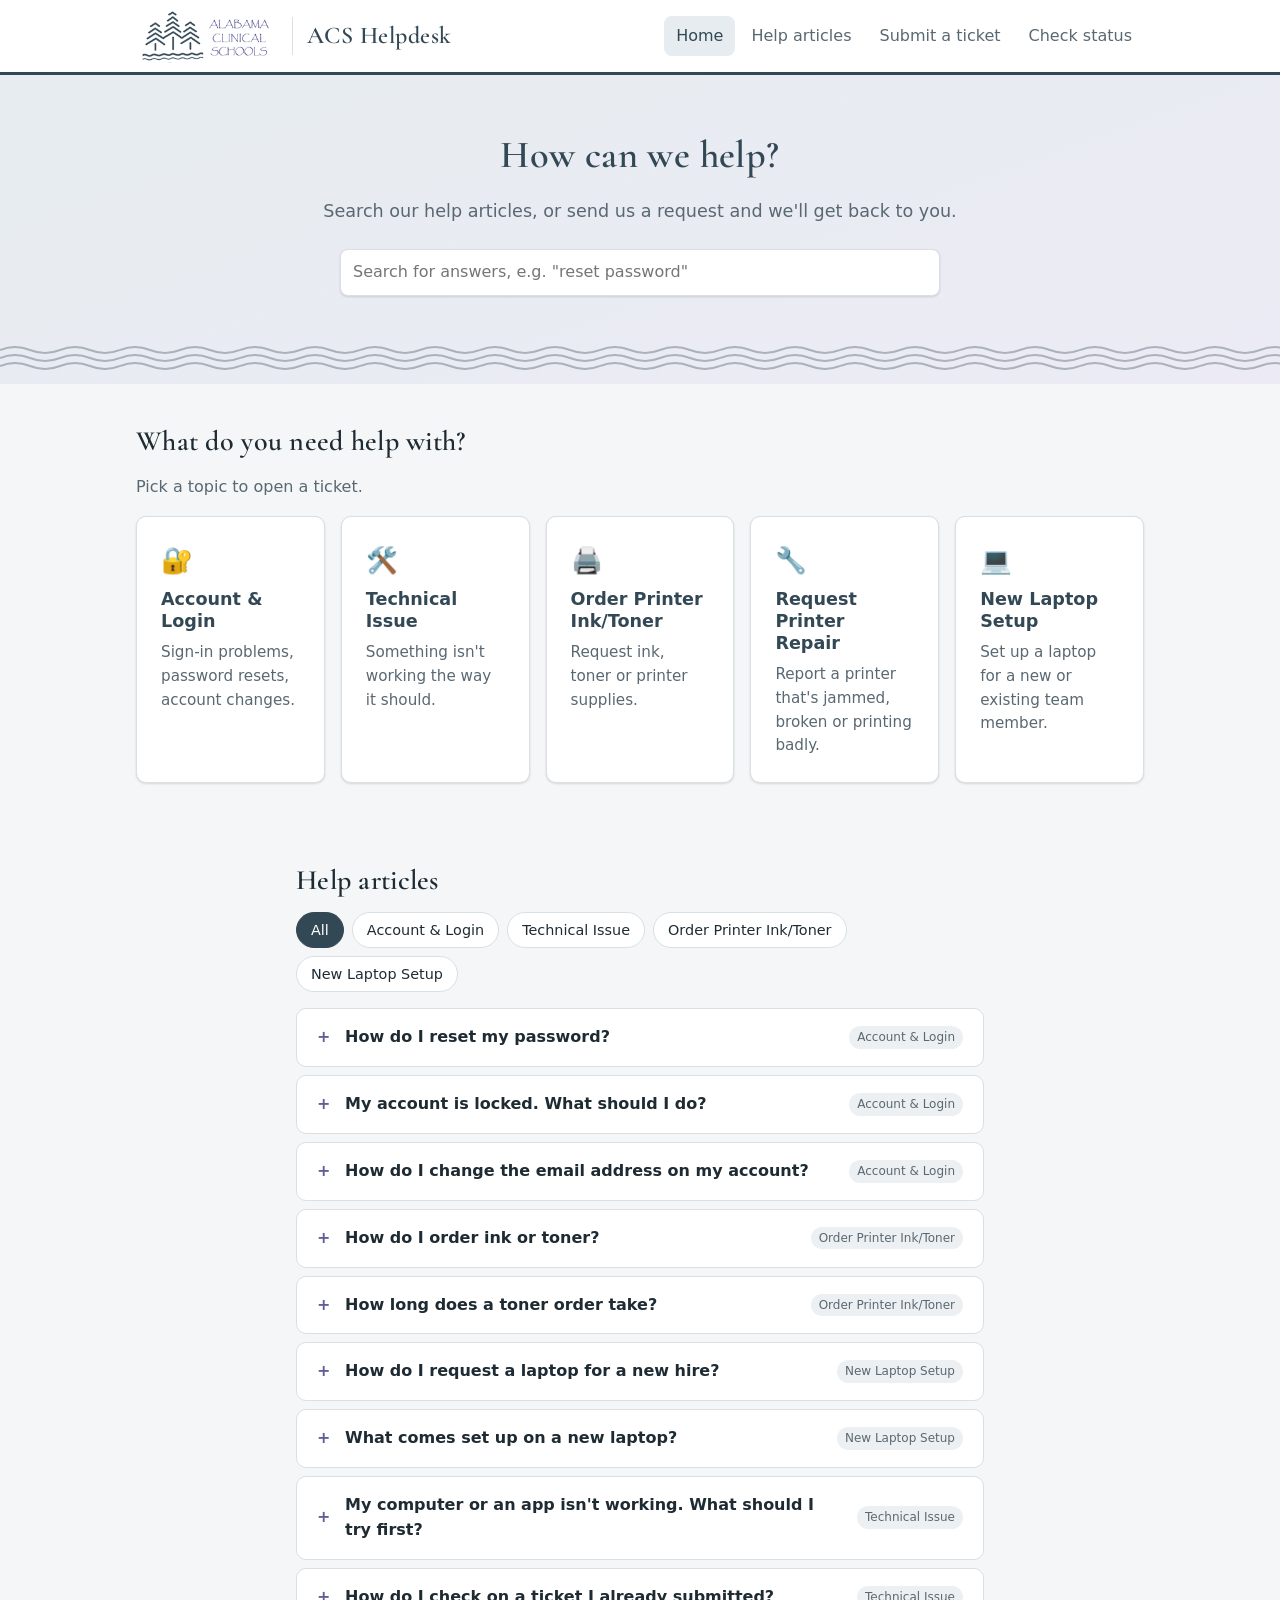
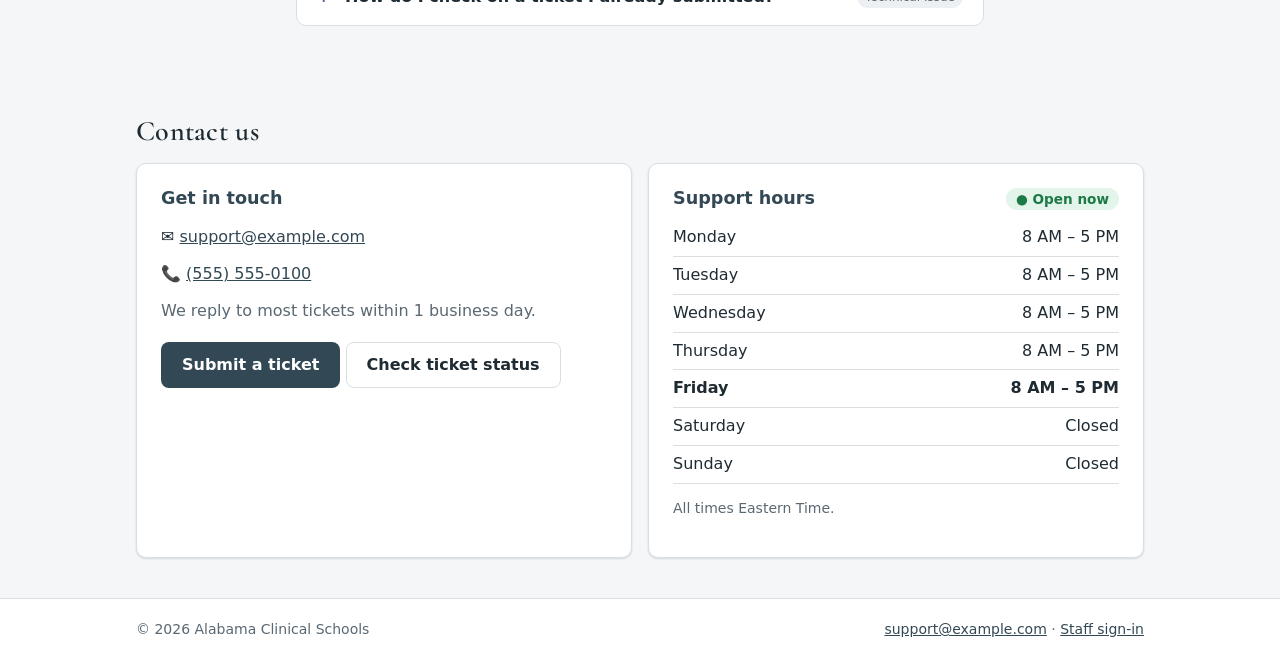
<file: index.html>
<!doctype html>
<html lang="en">
<head>
  <meta charset="utf-8">
  <meta name="viewport" content="width=device-width, initial-scale=1">
  <title></title>
  <link rel="icon" href="assets/favicon.svg?v=5" type="image/svg+xml">
  <link rel="preconnect" href="https://fonts.googleapis.com">
  <link rel="preconnect" href="https://fonts.gstatic.com" crossorigin>
  <link rel="stylesheet" href="https://fonts.googleapis.com/css2?family=Cormorant+Garamond:wght@600;700&display=swap">
  <link rel="stylesheet" href="assets/style.css?v=5">
</head>
<body>
  <header id="site-header" class="site-header"></header>

  <main>
    <section class="hero">
      <div class="container narrow">
        <h1>How can we help?</h1>
        <p>Search our help articles, or send us a request and we'll get back to you.</p>
        <div class="search-box">
          <input id="search" type="search" placeholder="Search for answers, e.g. &quot;reset password&quot;" aria-label="Search help articles">
          <div id="search-results" class="search-results"></div>
        </div>
      </div>
    </section>

    <section class="section">
      <div class="container">
        <h2>What do you need help with?</h2>
        <p class="muted">Pick a topic to open a ticket.</p>
        <div id="categories" class="grid"></div>
      </div>
    </section>

    <section class="section" id="faq">
      <div class="container narrow">
        <h2>Help articles</h2>
        <div id="faq-filters" class="faq-filters"></div>
        <div id="faq-list"></div>
      </div>
    </section>

    <section class="section" id="contact">
      <div class="container">
        <h2>Contact us</h2>
        <div class="two-col">
          <div class="card">
            <h3>Get in touch</h3>
            <ul id="contact-list" class="contact-list"></ul>
            <a class="btn btn-primary" href="submit.html">Submit a ticket</a>
            <a class="btn btn-secondary" href="status.html">Check ticket status</a>
          </div>
          <div class="card">
            <h3 style="display:flex;justify-content:space-between;align-items:center">Support hours <span id="open-badge"></span></h3>
            <div id="hours"></div>
          </div>
        </div>
      </div>
    </section>
  </main>

  <footer id="site-footer" class="site-footer"></footer>

  <script src="assets/config.js?v=5"></script>
  <script src="assets/faq.js?v=5"></script>
  <script src="assets/app.js?v=5"></script>
  <script>
    renderChrome("home");

    document.getElementById("categories").innerHTML = CFG.categories
      .map((c) => `<a class="card cat-card" href="submit.html?category=${encodeURIComponent(c.id)}">
        <span class="cat-icon" aria-hidden="true">${c.icon}</span>
        <h3>${esc(c.name)}</h3><p>${esc(c.description)}</p></a>`)
      .join("");

    // Hero search
    const searchInput = document.getElementById("search");
    const searchResults = document.getElementById("search-results");
    searchInput.addEventListener("input", () => {
      const q = searchInput.value.trim();
      if (!q) { searchResults.innerHTML = ""; return; }
      const hits = searchFaq(q, 5);
      searchResults.innerHTML = hits.length
        ? hits.map(faqItemHtml).join("")
        : `<div class="card">No articles match “${esc(q)}”. <a href="submit.html">Submit a ticket</a> and we'll help.</div>`;
    });

    // FAQ list with category filter (only categories that have articles)
    let activeCat = "all";
    const usedCats = CFG.categories.filter((c) => HELPDESK_FAQ.some((f) => f.category === c.id));
    const filters = document.getElementById("faq-filters");
    function renderFaq() {
      filters.innerHTML = [{ id: "all", name: "All" }, ...usedCats]
        .map((c) => `<button class="chip" data-cat="${esc(c.id)}" aria-pressed="${c.id === activeCat}">${esc(c.name)}</button>`)
        .join("");
      document.getElementById("faq-list").innerHTML = HELPDESK_FAQ
        .filter((f) => activeCat === "all" || f.category === activeCat)
        .map(faqItemHtml)
        .join("");
    }
    filters.addEventListener("click", (e) => {
      const btn = e.target.closest(".chip");
      if (btn) { activeCat = btn.dataset.cat; renderFaq(); }
    });
    renderFaq();

    // Contact and hours
    document.getElementById("contact-list").innerHTML = `
      <li>✉️ <a href="mailto:${esc(CFG.contact.email)}">${esc(CFG.contact.email)}</a></li>
      <li>📞 <a href="tel:${esc(CFG.contact.phone.replace(/[^\d+]/g, ""))}">${esc(CFG.contact.phone)}</a></li>
      <li class="muted">${esc(CFG.contact.responseTime)}</li>`;
    document.getElementById("hours").innerHTML = hoursTableHtml();
    document.getElementById("open-badge").innerHTML = openBadgeHtml();
  </script>
</body>
</html>
</file>
<file: assets/style.css>
/* Theme colors come from the Alabama Clinical Schools logo:
   slate (#334855, the trees and water) and indigo (#5f5e96, the lettering). */
:root {
  --bg: #f4f6f7;
  --surface: #ffffff;
  --surface-2: #edf0f2;
  --border: #d9dfe3;
  --text: #1f2b33;
  --muted: #5a6872;
  --accent: #334855;
  --accent-hover: #24343e;
  --accent-soft: #e6ecef;
  --on-accent: #ffffff;
  --brand-2: #5f5e96;
  --brand-2-soft: #ecebf5;
  --font-heading: "Cormorant Garamond", Georgia, "Times New Roman", serif;
  --ok: #1d7a46;
  --ok-soft: #e3f4ea;
  --warn: #8a5a00;
  --warn-soft: #fff4dc;
  --danger: #b42318;
  --danger-soft: #fdecea;
  --radius: 10px;
  --shadow: 0 1px 2px rgba(16, 24, 40, 0.06), 0 1px 3px rgba(16, 24, 40, 0.08);
  color-scheme: light;
}

@media (prefers-color-scheme: dark) {
  :root {
    --bg: #12181c;
    --surface: #1a2227;
    --surface-2: #222c32;
    --border: #2f3b42;
    --text: #e6ebee;
    --muted: #9aa8b1;
    --accent: #8fb3c4;
    --accent-hover: #a9c6d4;
    --accent-soft: #1f2e36;
    --on-accent: #0f1a20;
    --brand-2: #aeacdc;
    --brand-2-soft: #26253d;
    --ok: #5cc98a;
    --ok-soft: #173325;
    --warn: #f0b84d;
    --warn-soft: #3a2e14;
    --danger: #ff7a6e;
    --danger-soft: #3d1c19;
    --shadow: none;
    color-scheme: dark;
  }
}

* { box-sizing: border-box; }

body {
  margin: 0;
  background: var(--bg);
  color: var(--text);
  font: 16px/1.55 system-ui, -apple-system, "Segoe UI", Roboto, sans-serif;
  display: flex;
  flex-direction: column;
  min-height: 100vh;
}

main { flex: 1; }
a { color: var(--accent); }
a:hover { color: var(--accent-hover); }
h1, h2, h3 { line-height: 1.25; margin: 0 0 0.5em; }
h1, h2 { font-family: var(--font-heading); font-weight: 600; letter-spacing: 0.01em; }
h1 { font-size: 2.4rem; }
h2 { font-size: 1.75rem; }
h3 { font-size: 1.1rem; }
code { background: var(--surface-2); padding: 0.1em 0.35em; border-radius: 4px; font-size: 0.9em; }

.container { max-width: 1040px; margin: 0 auto; padding: 0 16px; }
.narrow { max-width: 720px; }
.muted { color: var(--muted); }
.small { font-size: 0.875rem; }
.section { padding: 40px 0; }
.hidden { display: none !important; }

/* Header ------------------------------------------------------------------ */
.site-header { background: var(--surface); border-bottom: 3px solid var(--accent); }
.header-inner { display: flex; align-items: center; justify-content: space-between; height: 72px; }
.brand { display: flex; align-items: center; gap: 14px; color: var(--accent); text-decoration: none; }
.brand:hover { color: var(--accent); }
/* The logo has a white background, so it sits on a white chip (visible as a chip only in dark mode). */
.brand-logo { display: flex; background: #fff; border-radius: 6px; padding: 2px 4px; }
.brand-logo img { display: block; height: 54px; width: auto; }
.brand-name {
  font-family: var(--font-heading); font-size: 1.5rem; font-weight: 600; letter-spacing: 0.02em;
  padding-left: 14px; border-left: 1px solid var(--border); white-space: nowrap;
}
@media (max-width: 420px) { .brand-name { font-size: 1.2rem; padding-left: 10px; } .brand { gap: 10px; } .brand-logo img { height: 40px; } }
.nav { display: flex; gap: 4px; }
.nav a { color: var(--muted); text-decoration: none; padding: 8px 12px; border-radius: 8px; font-weight: 500; }
.nav a:hover { color: var(--text); background: var(--surface-2); }
.nav a[aria-current="page"] { color: var(--accent); background: var(--accent-soft); }
.nav-toggle { display: none; background: none; border: 1px solid var(--border); border-radius: 8px; color: var(--text); font-size: 1.2rem; padding: 4px 10px; cursor: pointer; }

@media (max-width: 720px) {
  .nav-toggle { display: block; }
  .nav { display: none; position: absolute; top: 72px; left: 0; right: 0; flex-direction: column; background: var(--surface); border-bottom: 1px solid var(--border); padding: 8px 16px; z-index: 10; }
  .nav-open .nav { display: flex; }
  .site-header { position: relative; }
}

/* Footer ------------------------------------------------------------------ */
.site-footer { border-top: 1px solid var(--border); background: var(--surface); color: var(--muted); font-size: 0.875rem; }
.footer-inner { display: flex; flex-wrap: wrap; gap: 8px; justify-content: space-between; padding: 20px 16px; }

/* Hero -------------------------------------------------------------------- */
.hero {
  position: relative; text-align: center; padding: 56px 0 72px;
  background: linear-gradient(160deg, var(--accent-soft) 0%, var(--brand-2-soft) 100%);
}
.hero h1 { color: var(--accent); }
/* Water lines echoing the logo. */
.hero::after {
  content: ""; position: absolute; left: 0; right: 0; bottom: 14px; height: 26px; opacity: 0.35; pointer-events: none;
  background: url("data:image/svg+xml,%3Csvg xmlns='http://www.w3.org/2000/svg' width='120' height='26' viewBox='0 0 120 26'%3E%3Cg fill='none' stroke='%23334855' stroke-width='2'%3E%3Cpath d='M0 6 q15 -6 30 0 t30 0 t30 0 t30 0'/%3E%3Cpath d='M0 14 q15 -6 30 0 t30 0 t30 0 t30 0'/%3E%3Cpath d='M0 22 q15 -6 30 0 t30 0 t30 0 t30 0'/%3E%3C/g%3E%3C/svg%3E") repeat-x;
}
@media (prefers-color-scheme: dark) { .hero::after { filter: invert(1); opacity: 0.2; } }
.hero p { color: var(--muted); font-size: 1.1rem; margin: 0 0 24px; }
.search-box { position: relative; max-width: 600px; margin: 0 auto; }
.search-box input { width: 100%; padding: 14px 18px; font-size: 1.05rem; border-radius: 999px; border: 1px solid var(--border); background: var(--surface); color: var(--text); box-shadow: var(--shadow); }
.search-box input:focus { outline: 2px solid var(--accent); outline-offset: 1px; }
.search-results { text-align: left; margin-top: 16px; }

/* Cards ------------------------------------------------------------------- */
.card { background: var(--surface); border: 1px solid var(--border); border-radius: var(--radius); padding: 24px; box-shadow: var(--shadow); }
.grid { display: grid; gap: 16px; grid-template-columns: repeat(auto-fill, minmax(280px, 1fr)); }
.cat-card { display: block; text-decoration: none; color: var(--text); transition: border-color 0.15s, transform 0.15s; }
.cat-card:hover { border-color: var(--accent); transform: translateY(-2px); color: var(--text); }
.cat-icon { font-size: 1.6rem; display: block; margin-bottom: 8px; }
.cat-card p { margin: 0; color: var(--muted); font-size: 0.95rem; }

.two-col { display: grid; gap: 16px; grid-template-columns: 1fr 1fr; }
@media (max-width: 720px) { .two-col { grid-template-columns: 1fr; } }

/* FAQ --------------------------------------------------------------------- */
.faq-filters { display: flex; flex-wrap: wrap; gap: 8px; margin-bottom: 16px; }
.chip { border: 1px solid var(--border); background: var(--surface); color: var(--text); border-radius: 999px; padding: 6px 14px; cursor: pointer; font: inherit; font-size: 0.9rem; }
.chip[aria-pressed="true"] { background: var(--accent); border-color: var(--accent); color: var(--on-accent); }
.faq-item { background: var(--surface); border: 1px solid var(--border); border-radius: var(--radius); margin-bottom: 8px; }
.faq-item summary { cursor: pointer; padding: 16px 20px; font-weight: 600; display: flex; justify-content: space-between; gap: 12px; align-items: center; list-style: none; }
.faq-item summary::-webkit-details-marker { display: none; }
.faq-item summary::before { content: "+"; color: var(--accent); font-weight: 700; width: 1em; flex-shrink: 0; }
.faq-item[open] summary::before { content: "–"; }
.faq-item summary > :first-child { flex: 1; }
.faq-cat { font-size: 0.75rem; font-weight: 500; color: var(--muted); background: var(--surface-2); padding: 2px 8px; border-radius: 999px; white-space: nowrap; margin-left: auto; }
.faq-answer { padding: 0 20px 16px 52px; }
.faq-answer p:first-child, .faq-answer ol:first-child, .faq-answer ul:first-child { margin-top: 0; }

/* Hours ------------------------------------------------------------------- */
.hours-table { width: 100%; border-collapse: collapse; }
.hours-table th, .hours-table td { text-align: left; padding: 6px 0; border-bottom: 1px solid var(--border); font-weight: 400; }
.hours-table td { text-align: right; }
.hours-table tr.today th, .hours-table tr.today td { font-weight: 700; }
.open-pill { font-size: 0.85rem; font-weight: 600; padding: 3px 10px; border-radius: 999px; }
.open-pill.open { color: var(--ok); background: var(--ok-soft); }
.open-pill.closed { color: var(--muted); background: var(--surface-2); }
.contact-list { list-style: none; padding: 0; margin: 0 0 12px; }
.contact-list li { padding: 6px 0; }

/* Forms ------------------------------------------------------------------- */
.field { margin-bottom: 18px; }
.field label { display: block; font-weight: 600; margin-bottom: 6px; }
.field .hint { font-weight: 400; color: var(--muted); font-size: 0.875rem; }
input[type="text"], input[type="email"], input[type="tel"], input[type="password"], input[type="search"], select, textarea {
  width: 100%; padding: 10px 12px; font: inherit; color: var(--text); background: var(--surface);
  border: 1px solid var(--border); border-radius: 8px;
}
input:focus, select:focus, textarea:focus { outline: 2px solid var(--accent); outline-offset: -1px; border-color: transparent; }
textarea { min-height: 140px; resize: vertical; }
.row { display: grid; gap: 16px; grid-template-columns: 1fr 1fr; }
@media (max-width: 600px) { .row { grid-template-columns: 1fr; } }
.hp-field { position: absolute; left: -9999px; }

.cat-picker { display: grid; gap: 8px; grid-template-columns: repeat(auto-fill, minmax(200px, 1fr)); }
.cat-picker label { display: flex; align-items: center; gap: 10px; padding: 12px; border: 1px solid var(--border); border-radius: 8px; cursor: pointer; font-weight: 500; background: var(--surface); }
.cat-picker input { accent-color: var(--accent); }
.cat-picker label:has(input:checked) { border-color: var(--accent); background: var(--accent-soft); }

.btn { display: inline-block; font: inherit; font-weight: 600; padding: 10px 20px; border-radius: 8px; border: 1px solid transparent; cursor: pointer; text-decoration: none; text-align: center; }
.btn-primary { background: var(--accent); color: var(--on-accent); }
.btn-primary:hover { background: var(--accent-hover); color: var(--on-accent); }
.btn-secondary { background: var(--surface); color: var(--text); border-color: var(--border); }
.btn-secondary:hover { background: var(--surface-2); color: var(--text); }
.btn:disabled { opacity: 0.6; cursor: wait; }
.btn-sm { padding: 6px 12px; font-size: 0.875rem; }

.notice { padding: 14px 16px; border-radius: 8px; margin-bottom: 18px; border: 1px solid transparent; }
.notice-warn { background: var(--warn-soft); color: var(--warn); }
.notice-error { background: var(--danger-soft); color: var(--danger); }
.notice-ok { background: var(--ok-soft); color: var(--ok); }
.suggestions { background: var(--accent-soft); border-radius: 8px; padding: 12px 16px; margin: -6px 0 18px; }
.suggestions .faq-item { margin-bottom: 6px; }

/* Ticket view ------------------------------------------------------------- */
.badge { display: inline-block; font-size: 0.78rem; font-weight: 600; padding: 2px 10px; border-radius: 999px; white-space: nowrap; }
.badge-open { background: var(--accent-soft); color: var(--accent); }
.badge-in_progress { background: var(--warn-soft); color: var(--warn); }
.badge-waiting_on_customer { background: var(--danger-soft); color: var(--danger); }
.badge-resolved { background: var(--ok-soft); color: var(--ok); }
.badge-closed { background: var(--surface-2); color: var(--muted); }
.prio-urgent { color: var(--danger); font-weight: 700; }
.prio-high { color: var(--warn); font-weight: 600; }

.ticket-ref { font-family: ui-monospace, Consolas, monospace; font-size: 1.6rem; font-weight: 700; letter-spacing: 0.05em; }
.meta { display: flex; flex-wrap: wrap; gap: 6px 20px; color: var(--muted); font-size: 0.9rem; margin-bottom: 16px; }
.thread { display: flex; flex-direction: column; gap: 12px; margin: 16px 0; }
.msg { border: 1px solid var(--border); border-radius: var(--radius); padding: 12px 16px; background: var(--surface); }
.msg-staff { background: var(--accent-soft); border-color: transparent; }
.msg-internal { background: var(--warn-soft); border-style: dashed; border-color: var(--warn); }
.msg-head { display: flex; justify-content: space-between; gap: 12px; font-size: 0.85rem; color: var(--muted); margin-bottom: 4px; }
.msg-head strong { color: var(--text); }
.msg-body { white-space: pre-wrap; overflow-wrap: anywhere; }

/* Admin ------------------------------------------------------------------- */
.admin-layout { display: grid; grid-template-columns: minmax(300px, 400px) 1fr; gap: 16px; align-items: start; }
@media (max-width: 900px) { .admin-layout { grid-template-columns: 1fr; } }
.toolbar { display: flex; flex-wrap: wrap; gap: 8px; margin-bottom: 12px; }
.toolbar > * { flex: 1 1 140px; width: auto; }
.ticket-list { list-style: none; margin: 0; padding: 0; max-height: 70vh; overflow-y: auto; border: 1px solid var(--border); border-radius: var(--radius); background: var(--surface); }
.ticket-list li { padding: 12px 14px; border-bottom: 1px solid var(--border); cursor: pointer; }
.ticket-list li:last-child { border-bottom: none; }
.ticket-list li:hover { background: var(--surface-2); }
.ticket-list li.active { background: var(--accent-soft); }
.tl-top { display: flex; justify-content: space-between; gap: 8px; font-size: 0.8rem; color: var(--muted); }
.tl-subject { font-weight: 600; margin: 2px 0; overflow: hidden; text-overflow: ellipsis; white-space: nowrap; }
.stats { display: flex; flex-wrap: wrap; gap: 8px; margin-bottom: 16px; }
.stat { background: var(--surface); border: 1px solid var(--border); border-radius: 8px; padding: 8px 14px; font-size: 0.875rem; }
.stat strong { font-size: 1.2rem; display: block; }
.detail-controls { display: flex; flex-wrap: wrap; gap: 8px; align-items: center; margin-bottom: 12px; }
.detail-controls select { width: auto; }
.checkbox { display: flex; align-items: center; gap: 8px; font-weight: 500; }

/* Brand accents */
.cat-card h3 { color: var(--accent); }
.cat-card:hover { border-color: var(--brand-2); }
.faq-item summary::before { color: var(--brand-2); }
.card h3 { color: var(--accent); }
#categories { grid-template-columns: repeat(4, 1fr); }
@media (max-width: 900px) { #categories { grid-template-columns: repeat(2, 1fr); } }
@media (max-width: 520px) { #categories { grid-template-columns: 1fr; } }
@media (min-width: 1000px) { #categories { grid-template-columns: repeat(5, 1fr); } }
@media (min-width: 521px) and (max-width: 999px) { #categories { grid-template-columns: repeat(3, 1fr); } }
</file>
